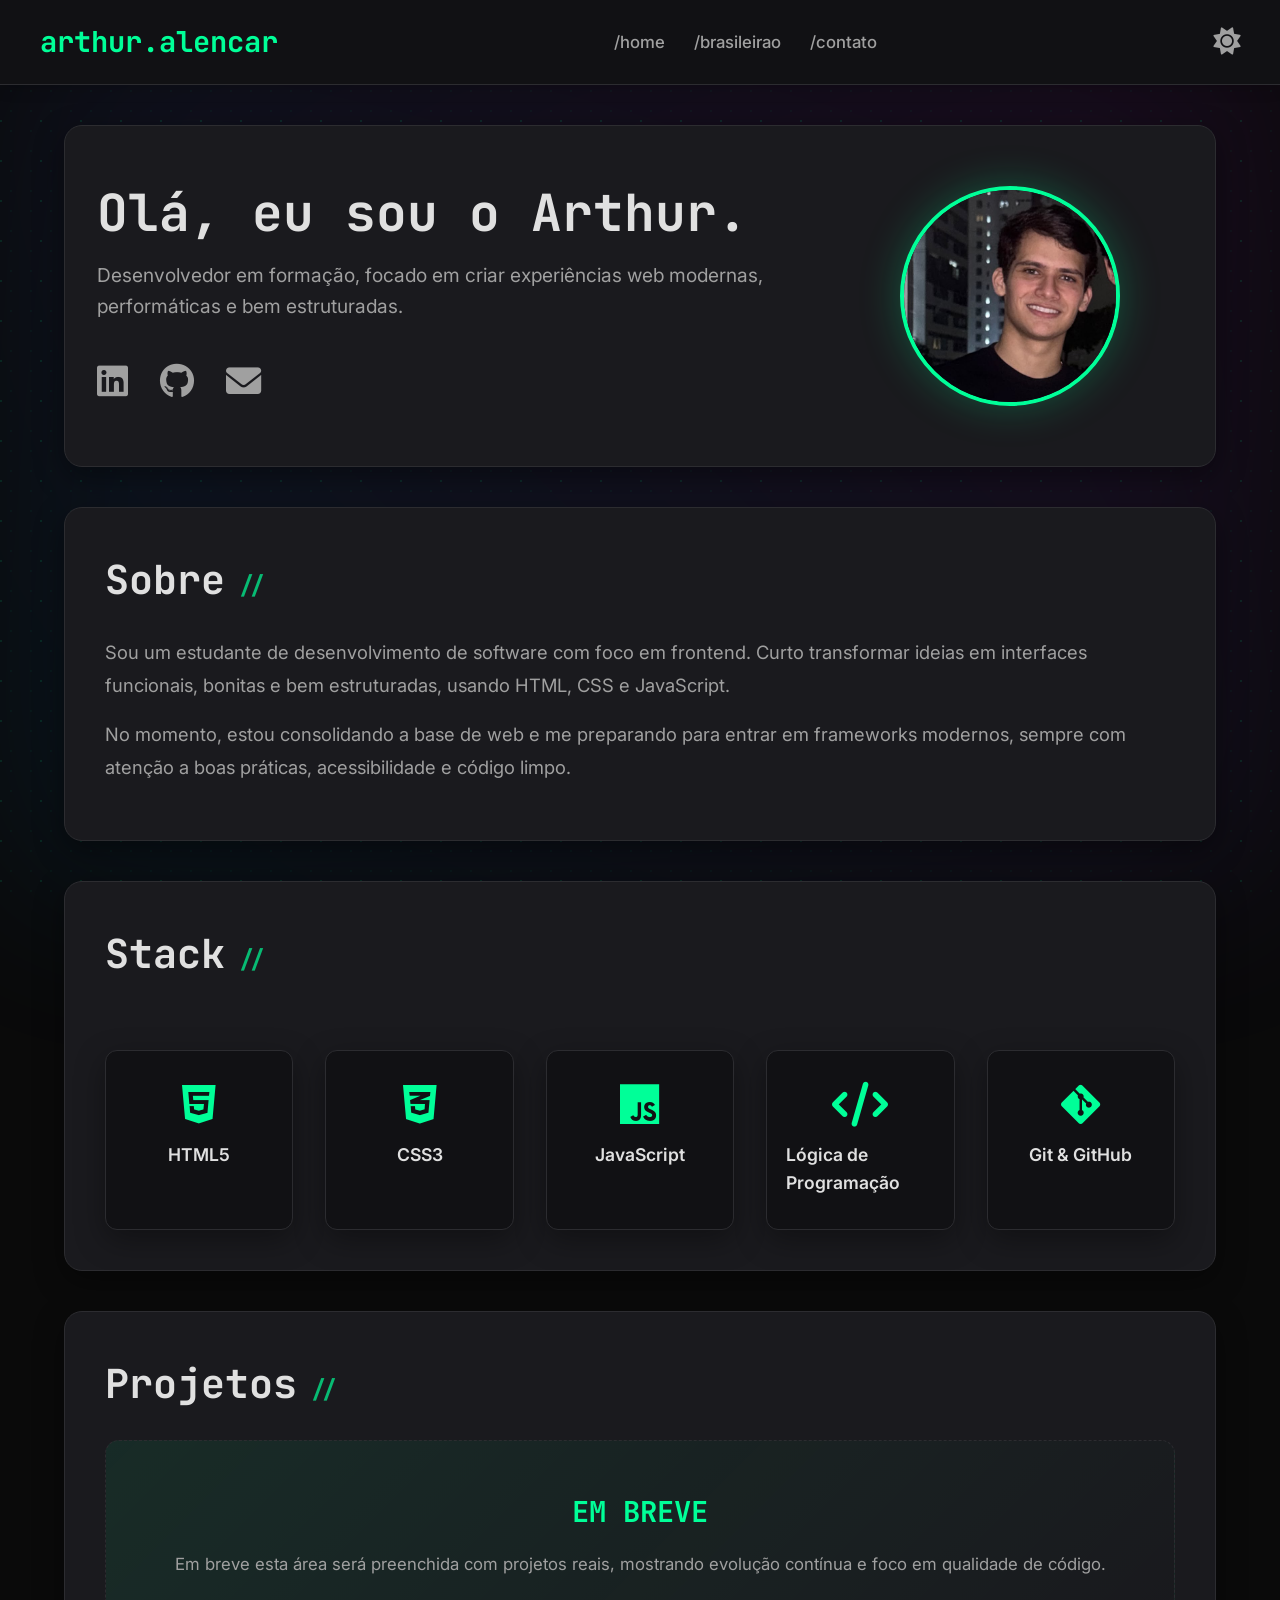
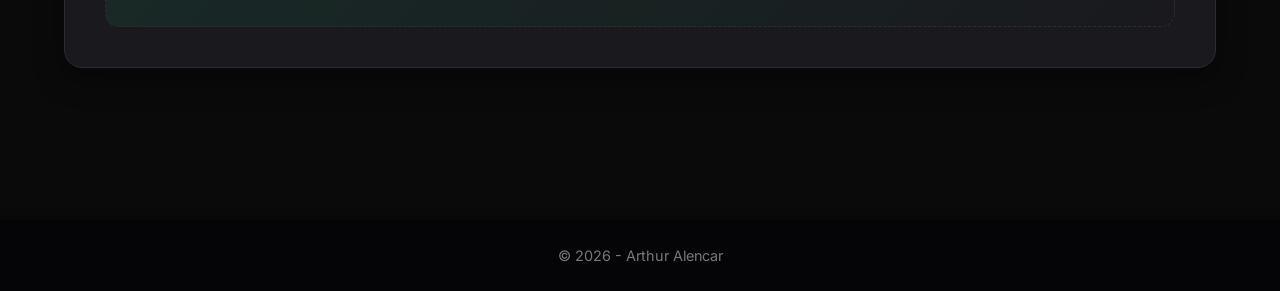
<file: index.html>
<!DOCTYPE html>
<html lang="pt-BR">
<head>
    <meta charset="UTF-8">
    <meta name="viewport" content="width=device-width, initial-scale=1.0">
    <title>Arthur Alencar - Portfólio</title>
    <link rel="stylesheet" href="style.css">
    <!-- Font Awesome -->
    <link rel="stylesheet" href="https://cdnjs.cloudflare.com/ajax/libs/font-awesome/6.0.0/css/all.min.css">
    <!-- Fonts -->
    <link href="https://fonts.googleapis.com/css2?family=Inter:wght@400;600&family=JetBrains+Mono:wght@700&display=swap" rel="stylesheet">
</head>
<body class="dark-mode">
    <div class="background-neon"></div>      <!-- efeito neon (opcional, mas fica bonito) -->
    <div class="background-effect"></div>    <!-- grid de pontos animado -->

    <header>
        <nav>
            <div class="logo">arthur.alencar</div>
            <ul>
                <li><a href="index.html">/home</a></li>
                <li><a href="brasileirao.html">/brasileirao</a></li>
                <li><a href="contato.html">/contato</a></li>
            </ul>
            <button id="theme-toggle" class="theme-toggle-btn">
                <i class="fas fa-sun"></i>
            </button>
        </nav>
    </header>

    <main class="container">
        <section id="hero">
            <div class="hero-content">
                <h1>Olá, eu sou o Arthur.</h1>
                <p>Desenvolvedor em formação, focado em criar experiências web modernas, performáticas e bem estruturadas.</p>
                <div class="social-links">
                    <a href="https://www.linkedin.com/in/arthur-alencar-harten-de-moraes-485a293b0/" target="_blank" class="social-icon"><i class="fab fa-linkedin"></i></a>
                    <a href="https://github.com/alencarzinho00" target="_blank" class="social-icon"><i class="fab fa-github"></i></a>
                    <a href="mailto:aahm@cesar.school" class="social-icon"><i class="fas fa-envelope"></i></a>
                </div>
            </div>
            <div class="hero-image">
                <!-- Troca por uma imagem real se quiser -->
                <img src="assets/img/profile.png" alt="Foto de Arthur">
            </div>
        </section>

        <section class="card about-section">
            <h2 class="section-title">Sobre</h2>
            <p>Sou um estudante de desenvolvimento de software com foco em frontend. Curto transformar ideias em interfaces funcionais, bonitas e bem estruturadas, usando HTML, CSS e JavaScript.</p>
            <p>No momento, estou consolidando a base de web e me preparando para entrar em frameworks modernos, sempre com atenção a boas práticas, acessibilidade e código limpo.</p>
        </section>

        <section class="card">
            <h2 class="section-title">Stack</h2>
            <div class="skills-grid">
                <div class="skill-item">
                    <i class="fab fa-html5"></i>
                    <span>HTML5</span>
                </div>
                <div class="skill-item">
                    <i class="fab fa-css3-alt"></i>
                    <span>CSS3</span>
                </div>
                <div class="skill-item">
                    <i class="fab fa-js"></i>
                    <span>JavaScript</span>
                </div>
                <div class="skill-item">
                    <i class="fas fa-code"></i>
                    <span>Lógica de Programação</span>
                </div>
                <div class="skill-item">
                    <i class="fab fa-git-alt"></i>
                    <span>Git & GitHub</span>
                </div>
            </div>
        </section>

        <section class="card">
            <h2 class="section-title">Projetos</h2>
            <div class="project-placeholder">
                <h3>EM BREVE</h3>
                <p>Em breve esta área será preenchida com projetos reais, mostrando evolução contínua e foco em qualidade de código.</p>
            </div>
        </section>
    </main>

    <footer>
        <p>&copy; 2026 - Arthur Alencar</p>
    </footer>

    <script src="script.js"></script>
</body>
</html>
</file>
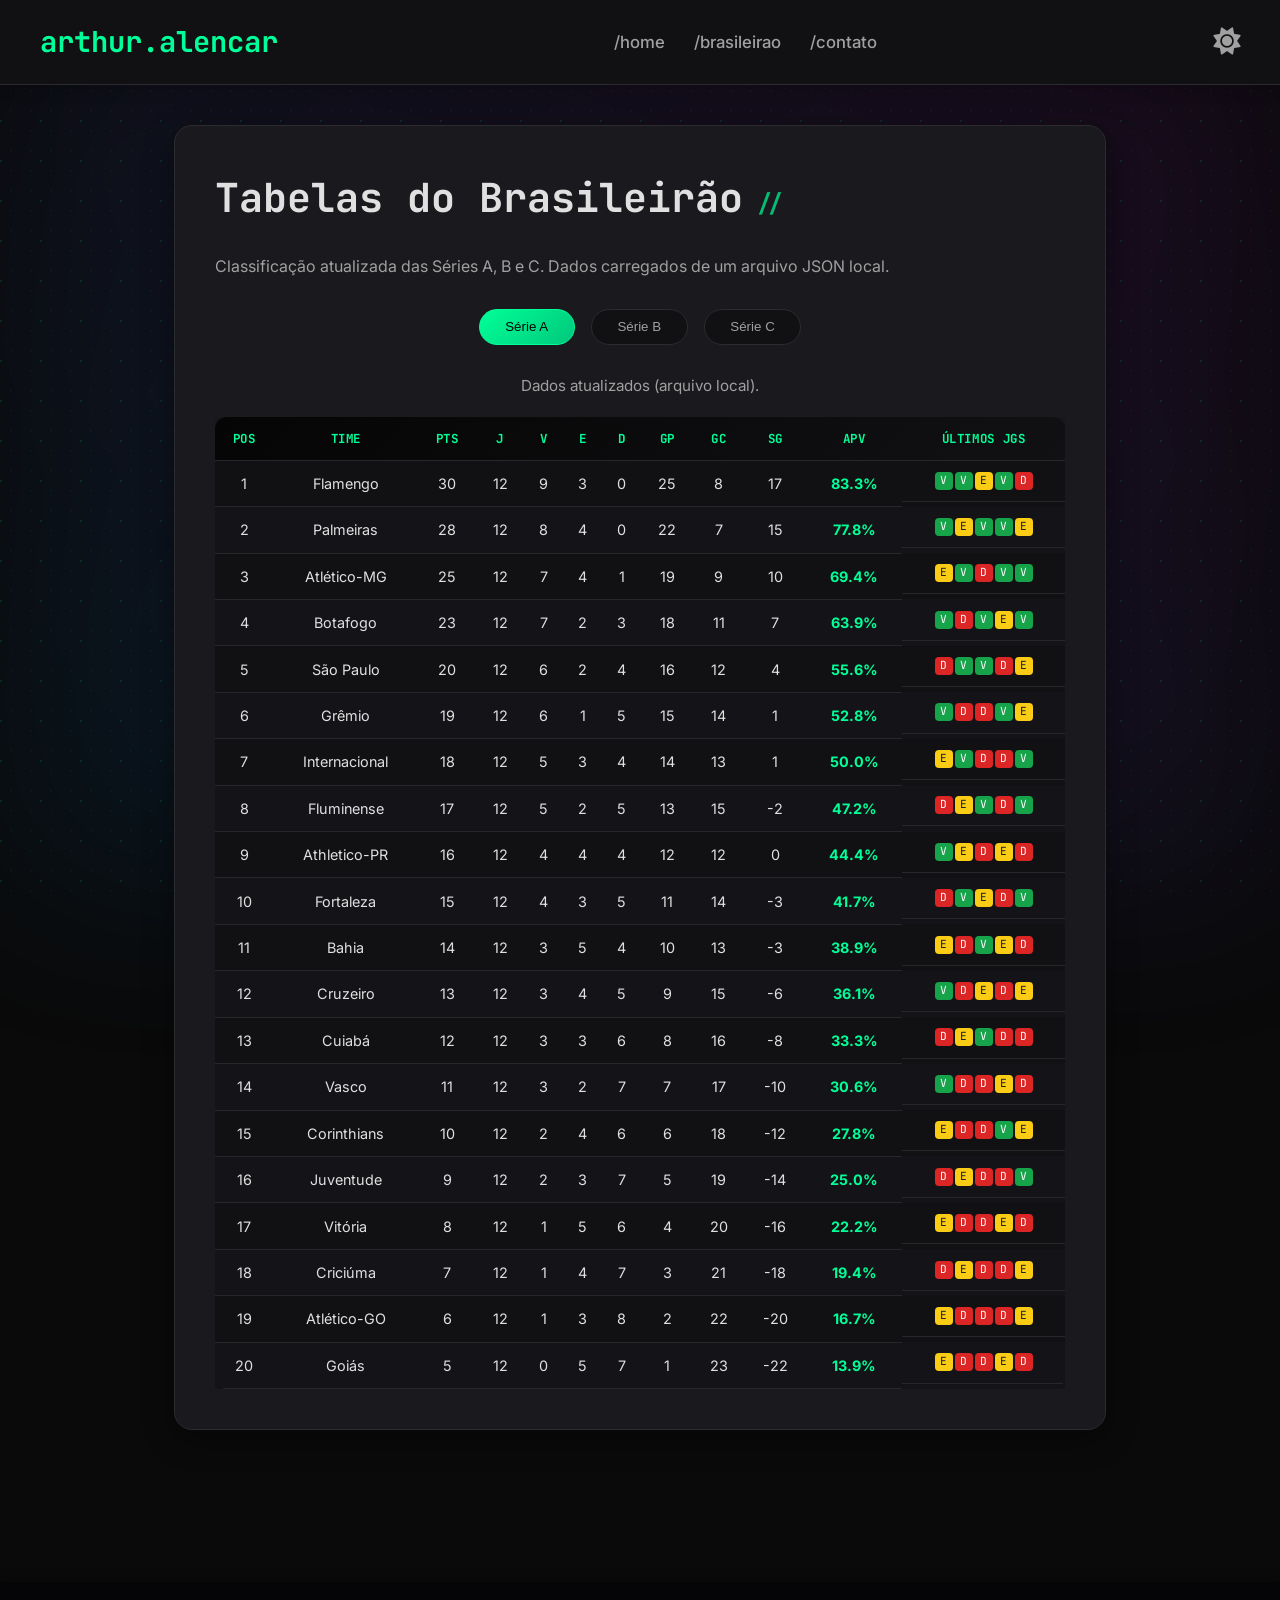
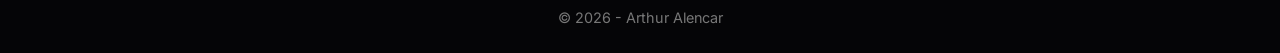
<file: brasileirao.html>
<!DOCTYPE html>
<html lang="pt-BR">
<head>
    <meta charset="UTF-8">
    <meta name="viewport" content="width=device-width, initial-scale=1.0">
    <title>Brasileirão - Arthur Alencar</title>
    <link rel="stylesheet" href="style.css">
    <!-- Font Awesome -->
    <link rel="stylesheet" href="https://cdnjs.cloudflare.com/ajax/libs/font-awesome/6.0.0/css/all.min.css">
    <!-- Fonts -->
    <link href="https://fonts.googleapis.com/css2?family=Inter:wght@400;600&family=JetBrains+Mono:wght@700&display=swap" rel="stylesheet">
</head>
<body class="dark-mode">
    <div class="background-neon"></div>      <!-- efeito neon (opcional, mas fica bonito) -->
    <div class="background-effect"></div>    <!-- grid de pontos animado -->

    <header>
        <nav>
            <div class="logo">arthur.alencar</div>
            <ul>
                <li><a href="index.html">/home</a></li>
                <li><a href="brasileirao.html">/brasileirao</a></li>
                <li><a href="contato.html">/contato</a></li>
            </ul>
            <button id="theme-toggle" class="theme-toggle-btn">
                <i class="fas fa-sun"></i>
            </button>
        </nav>
    </header>

    <main class="container">
        <section class="card brasileirao-section">
            <h2 class="section-title">Tabelas do Brasileirão</h2>
            <p class="section-subtitle">Classificação atualizada das Séries A, B e C. Dados carregados de um arquivo JSON local.</p>

            <div class="tabs">
                <button class="tab-button active" data-series="A">Série A</button>
                <button class="tab-button" data-series="B">Série B</button>
                <button class="tab-button" data-series="C">Série C</button>
            </div>

            <div id="table-loader" class="table-loader">Carregando dados...</div>

            <div id="tabela-serie-A" class="tabela-brasileirao active">
                <table>
                    <thead>
                        <tr>
                            <th>Pos</th>
                            <th>Time</th>
                            <th>Pts</th>
                            <th>J</th>
                            <th>V</th>
                            <th>E</th>
                            <th>D</th>
                            <th>GP</th>
                            <th>GC</th>
                            <th>SG</th>
                            <th>APV</th>
                            <th>Últimos Jgs</th>
                        </tr>
                    </thead>
                    <tbody>
                        <!-- Dados da Série A serão inseridos aqui pelo JavaScript -->
                    </tbody>
                </table>
            </div>

            <div id="tabela-serie-B" class="tabela-brasileirao">
                <table>
                    <thead>
                        <tr>
                            <th>Pos</th>
                            <th>Time</th>
                            <th>Pts</th>
                            <th>J</th>
                            <th>V</th>
                            <th>E</th>
                            <th>D</th>
                            <th>GP</th>
                            <th>GC</th>
                            <th>SG</th>
                            <th>APV</th>
                            <th>Últimos Jgs</th>
                        </tr>
                    </thead>
                    <tbody>
                        <!-- Dados da Série B serão inseridos aqui pelo JavaScript -->
                    </tbody>
                </table>
            </div>

            <div id="tabela-serie-C" class="tabela-brasileirao">
                <table>
                    <thead>
                        <tr>
                            <th>Pos</th>
                            <th>Time</th>
                            <th>Pts</th>
                            <th>J</th>
                            <th>V</th>
                            <th>E</th>
                            <th>D</th>
                            <th>GP</th>
                            <th>GC</th>
                            <th>SG</th>
                            <th>APV</th>
                            <th>Últimos Jgs</th>
                        </tr>
                    </thead>
                    <tbody>
                        <!-- Dados da Série C serão inseridos aqui pelo JavaScript -->
                    </tbody>
                </table>
            </div>
        </section>
    </main>

    <footer>
        <p>&copy; 2026 - Arthur Alencar</p>
    </footer>

    <script src="script.js"></script>
</body>
</html>
</file>
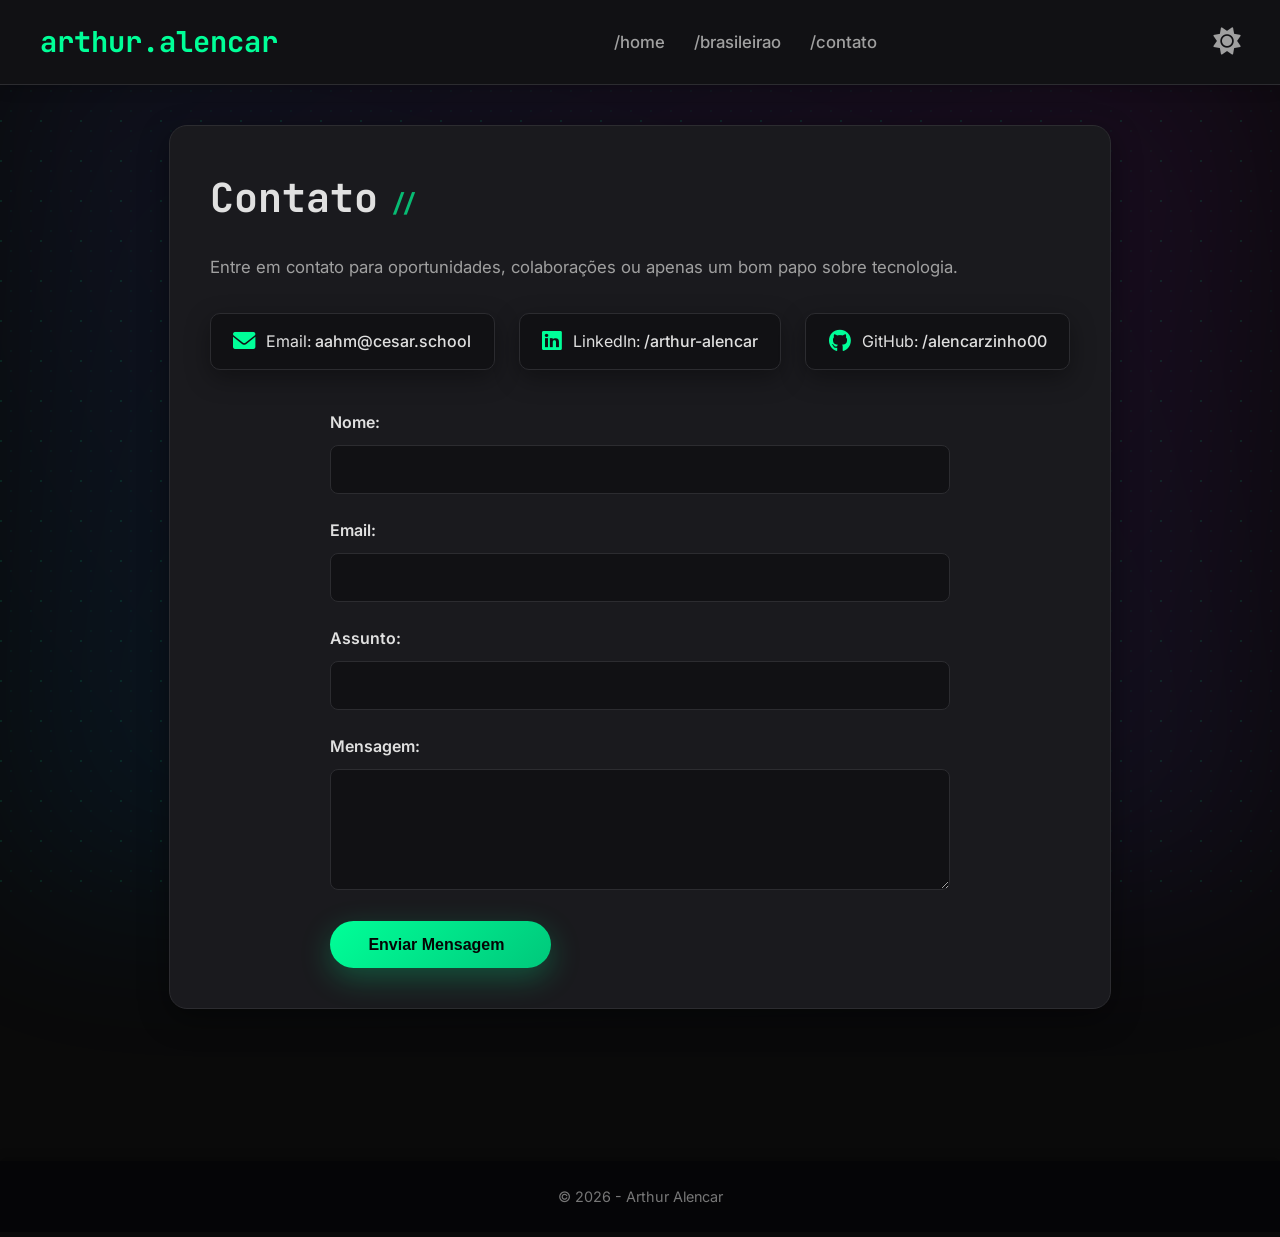
<file: contato.html>
<!DOCTYPE html>
<html lang="pt-BR">
<head>
    <meta charset="UTF-8">
    <meta name="viewport" content="width=device-width, initial-scale=1.0">
    <title>Contato - Arthur Alencar</title>
    <link rel="stylesheet" href="style.css">
    <!-- Font Awesome -->
    <link rel="stylesheet" href="https://cdnjs.cloudflare.com/ajax/libs/font-awesome/6.0.0/css/all.min.css">
    <!-- Fonts -->
    <link href="https://fonts.googleapis.com/css2?family=Inter:wght@400;600&family=JetBrains+Mono:wght@700&display=swap" rel="stylesheet">
</head>
<body class="dark-mode">
    <div class="background-neon"></div>
    <div class="background-effect"></div>

    <header>
        <nav>
            <div class="logo">arthur.alencar</div>
            <ul>
                <li><a href="index.html">/home</a></li>
                <li><a href="brasileirao.html">/brasileirao</a></li>
                <li><a href="contato.html">/contato</a></li>
            </ul>
            <button id="theme-toggle" class="theme-toggle-btn">
                <i class="fas fa-sun"></i>
            </button>
        </nav>
    </header>

    <main class="container">
        <section class="card contact-section">
            <h2 class="section-title">Contato</h2>
            <p class="section-subtitle">Entre em contato para oportunidades, colaborações ou apenas um bom papo sobre tecnologia.</p>

            <div class="contact-info">
                <div class="contact-item">
                    <i class="fas fa-envelope"></i>
                    <span>Email: <a href="mailto:aahm@cesar.school">aahm@cesar.school</a></span>
                </div>
                <div class="contact-item">
                    <i class="fab fa-linkedin"></i>
                    <span>LinkedIn: <a href="https://www.linkedin.com/in/arthur-alencar-harten-de-moraes-485a293b0/" target="_blank">/arthur-alencar</a></span>
                </div>
                <div class="contact-item">
                    <i class="fab fa-github"></i>
                    <span>GitHub: <a href="https://github.com/alencarzinho00" target="_blank">/alencarzinho00</a></span>
                </div>
            </div>

            <form action="https://formsubmit.co/aahm@cesar.school"
      method="POST"
      class="contact-form"
      id="contact-form">

    <!-- Campos ocultos -->
    <input type="hidden" name="_subject" value="Novo Contato do Portfólio - Arthur Alencar">
    <input type="hidden" name="_captcha" value="false">

    <div class="form-group">
        <label for="name">Nome:</label>
        <input type="text" id="name" name="name" required>
    </div>
    <div class="form-group">
        <label for="email">Email:</label>
        <input type="email" id="email" name="email" required>
    </div>
    <div class="form-group">
        <label for="subject">Assunto:</label>
        <input type="text" id="subject" name="subject" required>
    </div>
    <div class="form-group">
        <label for="message">Mensagem:</label>
        <textarea id="message" name="message" rows="5" required></textarea>
    </div>

    <button type="submit" class="btn-submit" id="submit-btn">
        <span id="btn-text">Enviar Mensagem</span>
        <span class="spinner" id="btn-loading"></span>
    </button>
</form>
        </section>
    </main>

    <footer>
        <p>&copy; 2026 - Arthur Alencar</p>
    </footer>

    <script src="script.js"></script>
</body>
</html>
</file>
<file: style.css>
/* Variáveis de Cores */
:root {
    /* Dark Mode */
    --bg-primary-dark: #0a0a0a;
    --bg-main-dark: #111114;
    --bg-card-dark: #1a1a1e;
    --text-primary-dark: #e0e0e0;
    --text-secondary-dark: #a0a0a0;
    --accent-color: #00ff98; /* Verde elétrico */
    --border-color-dark: #2c2c30;
    --shadow-dark: 0 10px 30px rgba(0, 0, 0, 0.4);

    /* Light Mode */
    --bg-primary-light: #f0f2f5;
    --bg-main-light: #ffffff;
    --bg-card-light: #fdfdfd;
    --text-primary-light: #333333;
    --text-secondary-light: #666666;
    --accent-color-light: #1d6f4c; /* Verde mais escuro para contraste */
    --border-color-light: #e0e0e0;
    --shadow-light: 0 8px 25px rgba(0, 0, 0, 0.1);
}

/* Reset Básico */
* {
    margin: 0;
    padding: 0;
    box-sizing: border-box;
}

html {
    scroll-behavior: smooth;
}

body {
    font-family: 'Inter', sans-serif;
    line-height: 1.6;
    transition: background-color 0.3s ease, color 0.3s ease;
    min-height: 100vh;
    display: flex;
    flex-direction: column;
}

/* Tema Dark */
body.dark-mode {
    background-color: var(--bg-primary-dark);
    color: var(--text-primary-dark);
}

/* Tema Light */
body.light-mode {
    background-color: var(--bg-primary-light);
    color: var(--text-primary-light);
}

/* ---------------- EFEITOS DE BACKGROUND ---------------- */

/* Efeito de Grid de Pontos Animado */
.background-effect {
    position: fixed;
    inset: 0; /* Equivalente a top:0; left:0; right:0; bottom:0; */
    z-index: -2; /* Abaixo de tudo */
    pointer-events: none; /* Não interfere com cliques */

    /* Grid de pontos */
    background-image:
        radial-gradient(circle at 1px 1px, rgba(0, 255, 152, 0.4) 1px, transparent 0), /* Pontos maiores */
        radial-gradient(circle at 1px 1px, rgba(0, 255, 152, 0.15) 1px, transparent 0); /* Pontos menores */
    background-size: 40px 40px, 20px 20px; /* Tamanho dos grids */
    background-position: 0 0, 10px 10px; /* Offset para os grids */

    animation:
        bg-move 35s linear infinite, /* Movimento contínuo */
        bg-pulse 4s ease-in-out infinite alternate; /* Pulsação de opacidade */
    opacity: 0.28; /* Opacidade inicial */
}

body.light-mode .background-effect {
    background-image:
        radial-gradient(circle at 1px 1px, rgba(29, 111, 76, 0.4) 1px, transparent 0),
        radial-gradient(circle at 1px 1px, rgba(29, 111, 76, 0.15) 1px, transparent 0);
    opacity: 0.35;
}

@keyframes bg-move {
    from { background-position: 0 0, 10px 10px; }
    to { background-position: 400px 400px, 410px 410px; } /* Move o grid */
}

@keyframes bg-pulse {
    0% { opacity: 0.28; }
    50% { opacity: 0.35; }
    100% { opacity: 0.28; }
}

/* Efeito de Gradiente Neon Animado (opcional, para um visual mais forte) */
.background-neon {
    position: fixed;
    inset: 0;
    z-index: -3; /* Abaixo do grid de pontos */
    pointer-events: none;
    background: linear-gradient(
        45deg,
        #00ff98, /* Verde */
        #00c87b, /* Verde mais escuro */
        #007bff, /* Azul */
        #8a2be2, /* Azul violeta */
        #ff00ff, /* Magenta */
        #ff007b, /* Rosa */
        #ff8c00  /* Laranja */
    );
    background-size: 400% 400%;
    animation: neon-flow 25s ease infinite alternate,
               neon-hue 15s linear infinite;
    filter: blur(100px) brightness(1.2); /* Efeito de desfoque e brilho */
    opacity: 0.08; /* Opacidade bem baixa para ser sutil */
}

body.light-mode .background-neon {
    opacity: 0.05; /* Ainda mais sutil no light mode */
    filter: blur(80px) brightness(1.1);
}

@keyframes neon-flow {
    0% { background-position: 0% 50%; }
    50% { background-position: 100% 50%; }
    100% { background-position: 0% 50%; }
}

@keyframes neon-hue {
    0% { filter: blur(100px) brightness(1.2) hue-rotate(0deg); }
    100% { filter: blur(100px) brightness(1.2) hue-rotate(360deg); }
}

/* ---------------- FIM DOS EFEITOS DE BACKGROUND ---------------- */


/* Container Principal */
.container {
    max-width: 1200px;
    margin: 0 auto;
    padding: 2.5rem 1.5rem 4rem;
    flex-grow: 1;
}

/* Header e Navegação */
header {
    background-color: var(--bg-main-dark);
    padding: 1.2rem 1.5rem;
    border-bottom: 1px solid var(--border-color-dark);
    box-shadow: 0 2px 15px rgba(0, 0, 0, 0.2);
    position: sticky;
    top: 0;
    z-index: 1000;
}

body.light-mode header {
    background-color: var(--bg-main-light);
    border-color: var(--border-color-light);
    box-shadow: 0 2px 10px rgba(0, 0, 0, 0.08);
}

nav {
    display: flex;
    justify-content: space-between;
    align-items: center;
    max-width: 1200px;
    margin: 0 auto;
}

.logo {
    font-family: 'JetBrains Mono', monospace;
    font-size: 1.8rem;
    font-weight: 700;
    color: var(--accent-color);
}

body.light-mode .logo {
    color: var(--accent-color-light);
}

nav ul {
    list-style: none;
    display: flex;
    gap: 1.8rem;
}

nav ul li a {
    text-decoration: none;
    color: var(--text-secondary-dark);
    font-weight: 500;
    font-size: 1.05rem;
    position: relative;
    transition: color 0.2s ease;
}

body.light-mode nav ul li a {
    color: var(--text-secondary-light);
}

nav ul li a::after {
    content: '';
    position: absolute;
    width: 0;
    height: 2px;
    background-color: var(--accent-color);
    left: 0;
    bottom: -5px;
    transition: width 0.2s ease-in-out;
}

body.light-mode nav ul li a::after {
    background-color: var(--accent-color-light);
}

nav ul li a:hover::after {
    width: 100%;
}

nav ul li a:hover {
    color: var(--text-primary-dark);
}

body.light-mode nav ul li a:hover {
    color: var(--text-primary-light);
}

/* Botão de Tema */
.theme-toggle-btn {
    background: none;
    border: none;
    font-size: 1.7rem;
    cursor: pointer;
    color: var(--text-secondary-dark);
    transition: color 0.2s ease, transform 0.2s ease;
}

body.light-mode .theme-toggle-btn {
    color: var(--text-secondary-light);
}

.theme-toggle-btn:hover {
    color: var(--accent-color);
    transform: scale(1.1);
}

body.light-mode .theme-toggle-btn:hover {
    color: var(--accent-color-light);
}

/* Seção Hero (Home) */
#hero {
    display: grid;
    grid-template-columns: 2fr 1fr;
    gap: 3rem;
    align-items: center;
    padding: 3.5rem 2rem;
    margin-bottom: 2.5rem;
    background-color: var(--bg-card-dark);
    border-radius: 18px;
    border: 1px solid var(--border-color-dark);
    box-shadow: var(--shadow-dark);
}

body.light-mode #hero {
    background-color: var(--bg-card-light);
    border-color: var(--border-color-light);
    box-shadow: var(--shadow-light);
}

.hero-content h1 {
    font-family: 'JetBrains Mono', monospace;
    font-size: 3.2rem;
    margin-bottom: 1rem;
    line-height: 1.2;
    color: var(--text-primary-dark);
}

body.light-mode .hero-content h1 {
    color: var(--text-primary-light);
}

.hero-content p {
    font-size: 1.2rem;
    margin-bottom: 2rem;
    color: var(--text-secondary-dark);
}

body.light-mode .hero-content p {
    color: var(--text-secondary-light);
}

.hero-image {
    display: flex;
    justify-content: center;
    align-items: center;
}

.hero-image img {
    width: 220px;
    height: 220px;
    border-radius: 50%;
    border: 4px solid var(--accent-color);
    object-fit: cover;
    box-shadow: 0 0 40px rgba(0, 255, 152, 0.25);
    transition: border-color 0.3s ease, box-shadow 0.3s ease;
}

body.light-mode .hero-image img {
    border: 4px solid var(--accent-color-light);
    box-shadow: 0 0 40px rgba(29, 111, 76, 0.15);
}

.social-links {
    display: flex;
    justify-content: flex-start;
    gap: 2rem;
    margin-top: 1.5rem;
}

.social-icon {
    font-size: 2.2rem;
    color: var(--text-secondary-dark);
    transition: color 0.3s cubic-bezier(.4,0,.2,1), transform 0.25s cubic-bezier(.4,0,.2,1);
}

body.light-mode .social-icon {
    color: var(--text-secondary-light);
}

.social-icon:hover {
    color: var(--accent-color);
    transform: translateY(-8px) scale(1.15) rotate(-10deg);
}

body.light-mode .social-icon:hover {
    color: var(--accent-color-light);
}

/* Cards e Seções Gerais */
.card {
    background-color: var(--bg-card-dark);
    border-radius: 18px;
    border: 1px solid var(--border-color-dark);
    box-shadow: var(--shadow-dark);
    padding: 2.5rem;
    margin-bottom: 2.5rem;
}

body.light-mode .card {
    background-color: var(--bg-card-light);
    border-color: var(--border-color-light);
    box-shadow: var(--shadow-light);
}

.section-title {
    font-family: 'JetBrains Mono', monospace;
    font-size: 2.5rem;
    color: var(--text-primary-dark);
    margin-bottom: 1.5rem;
    position: relative;
    display: inline-block;
}

body.light-mode .section-title {
    color: var(--text-primary-light);
}

.section-title::after {
    content: '//';
    color: var(--accent-color);
    font-size: 1.5rem;
    margin-left: 0.8rem;
    opacity: 0.7;
}

body.light-mode .section-title::after {
    color: var(--accent-color-light);
}

/* Seção Sobre e Habilidades */
.about-section p {
    font-size: 1.15rem;
    line-height: 1.8;
    color: var(--text-secondary-dark);
    margin-bottom: 1rem;
}

body.light-mode .about-section p {
    color: var(--text-secondary-light);
}

.skills-grid {
    display: grid;
    grid-template-columns: repeat(auto-fit, minmax(180px, 1fr));
    gap: 2rem;
    margin-top: 2.5rem;
}

.skill-item {
    background-color: var(--bg-main-dark);
    border-radius: 12px;
    padding: 2rem 1.2rem;
    display: flex;
    flex-direction: column;
    align-items: center;
    gap: 0.8rem;
    border: 1px solid var(--border-color-dark);
    box-shadow: 0 10px 30px rgba(0, 0, 0, 0.35);
    transition: transform 0.25s cubic-bezier(.4,0,.2,1), box-shadow 0.25s cubic-bezier(.4,0,.2,1), border-color 0.25s ease;
}

body.light-mode .skill-item {
    background-color: var(--bg-card-light);
    border: 1px solid var(--border-color-light);
    box-shadow: var(--shadow-light);
}

.skill-item i {
    font-size: 2.8rem;
    color: var(--accent-color);
}

body.light-mode .skill-item i {
    color: var(--accent-color-light);
}

.skill-item span {
    font-weight: 600;
    font-size: 1.1rem;
    color: var(--text-primary-dark);
}

body.light-mode .skill-item span {
    color: var(--text-primary-light);
}

.skill-item:hover {
    transform: translateY(-6px) scale(1.03);
    box-shadow: 0 14px 40px rgba(0, 255, 152, 0.22);
    border-color: var(--accent-color);
}

body.light-mode .skill-item:hover {
    box-shadow: 0 14px 40px rgba(29, 111, 76, 0.18);
    border-color: var(--accent-color-light);
}

/* Projetos */
.project-placeholder {
    border-radius: 14px;
    border: 1px dashed var(--border-color-dark);
    padding: 3rem 1.5rem;
    text-align: center;
    background: linear-gradient(135deg, rgba(0, 255, 152, 0.08), transparent);
}

body.light-mode .project-placeholder {
    border-color: var(--border-color-light);
    background: linear-gradient(135deg, rgba(29, 111, 76, 0.05), transparent);
}

.project-placeholder h3 {
    font-family: 'JetBrains Mono', monospace;
    font-size: 1.8rem;
    color: var(--accent-color);
    margin-bottom: 1rem;
}

body.light-mode .project-placeholder h3 {
    color: var(--accent-color-light);
}

.project-placeholder p {
    color: var(--text-secondary-dark);
    font-size: 1.05rem;
}

body.light-mode .project-placeholder p {
    color: var(--text-secondary-light);
}

/* Contato */
.contact-section .section-subtitle {
    color: var(--text-secondary-dark);
    font-size: 1.05rem;
    margin-bottom: 2rem;
}

body.light-mode .contact-section .section-subtitle {
    color: var(--text-secondary-light);
}

.contact-info {
    display: flex;
    flex-wrap: wrap;
    justify-content: center;
    gap: 1.5rem;
    margin-bottom: 2.5rem;
}

.contact-item {
    display: flex;
    align-items: center;
    gap: 0.7rem;
    background-color: var(--bg-main-dark);
    border-radius: 10px;
    padding: 0.9rem 1.4rem;
    border: 1px solid var(--border-color-dark);
    box-shadow: 0 8px 24px rgba(0, 0, 0, 0.35);
    transition: transform 0.2s ease, box-shadow 0.25s ease, border-color 0.25s ease;
}

body.light-mode .contact-item {
    background-color: var(--bg-card-light);
    border: 1px solid var(--border-color-light);
    box-shadow: var(--shadow-light);
}

.contact-item i {
    color: var(--accent-color);
    font-size: 1.4rem;
}

body.light-mode .contact-item i {
    color: var(--accent-color-light);
}

.contact-item span {
    color: var(--text-primary-dark);
}

body.light-mode .contact-item span {
    color: var(--text-primary-light);
}

.contact-item span a {
    color: inherit;
    text-decoration: none;
    font-weight: 500;
}

.contact-item:hover {
    transform: translateY(-4px);
    border-color: var(--accent-color);
    box-shadow: 0 12px 36px rgba(0, 255, 152, 0.25);
}

body.light-mode .contact-item:hover {
    border-color: var(--accent-color-light);
    box-shadow: 0 12px 36px rgba(29, 111, 76, 0.2);
}

.contact-form {
    max-width: 620px;
    margin: 0 auto;
    text-align: left;
}

.form-group {
    margin-bottom: 1.5rem;
}

.form-group label {
    display: block;
    margin-bottom: 0.6rem;
    font-weight: 600;
    color: var(--text-primary-dark);
}

body.light-mode .form-group label {
    color: var(--text-primary-light);
}

.form-group input,
.form-group textarea {
    width: 100%;
    padding: 0.9rem;
    border-radius: 8px;
    border: 1px solid var(--border-color-dark);
    background-color: var(--bg-main-dark);
    color: var(--text-primary-dark);
    font-size: 1rem;
    transition: border-color 0.2s ease, box-shadow 0.2s ease;
}

body.light-mode .form-group input,
body.light-mode .form-group textarea {
    border-color: var(--border-color-light);
    background-color: var(--bg-card-light);
    color: var(--text-primary-light);
}

.form-group input:focus,
.form-group textarea:focus {
    outline: none;
    border-color: var(--accent-color);
    box-shadow: 0 0 0 3px rgba(0, 255, 152, 0.3);
}

body.light-mode .form-group input:focus,
body.light-mode .form-group textarea:focus {
    border-color: var(--accent-color-light);
    box-shadow: 0 0 0 3px rgba(29, 111, 76, 0.18);
}

/* Botão enviar */
.btn-submit {
    background: linear-gradient(135deg, var(--accent-color), #00c87b);
    color: #050505;
    border: none;
    border-radius: 999px;
    padding: 0.9rem 2.4rem;
    font-size: 1rem;
    font-weight: 600;
    cursor: pointer;
    display: inline-flex;
    align-items: center;
    gap: 0.5rem;
    box-shadow: 0 10px 30px rgba(0, 255, 152, 0.25);
    transition: transform 0.2s ease, box-shadow 0.2s ease, filter 0.2s ease;
}

.btn-submit:hover {
    transform: translateY(-2px);
    box-shadow: 0 14px 40px rgba(0, 255, 152, 0.32);
    filter: brightness(1.05);
}

body.light-mode .btn-submit {
    background: linear-gradient(135deg, var(--accent-color-light), #249161);
    color: #ffffff;
}

/* ---------------- BRASILEIRÃO ---------------- */
.brasileirao-section p {
    color: var(--text-secondary-dark);
}

body.light-mode .brasileirao-section p {
    color: var(--text-secondary-light);
}

.tabs {
    display: flex;
    justify-content: center;
    gap: 1rem;
    margin: 1.8rem 0;
    flex-wrap: wrap;
}

.tab-button {
    border-radius: 999px;
    border: 1px solid var(--border-color-dark);
    background-color: var(--bg-main-dark);
    padding: 0.6rem 1.6rem;
    color: var(--text-secondary-dark);
    font-weight: 500;
    cursor: pointer;
    transition: background-color 0.2s ease, color 0.2s ease, border-color 0.2s ease, transform 0.15s ease;
}

body.light-mode .tab-button {
    background-color: var(--bg-card-light);
    color: var(--text-secondary-light);
    border-color: var(--border-color-light);
}

.tab-button:hover {
    transform: translateY(-2px);
    border-color: var(--accent-color);
    color: var(--accent-color);
}

body.light-mode .tab-button:hover {
    border-color: var(--accent-color-light);
    color: var(--accent-color-light);
}

.tab-button.active {
    background: linear-gradient(135deg, var(--accent-color), #00c87b);
    color: #050505;
    border-color: var(--accent-color);
}

body.light-mode .tab-button.active {
    background: linear-gradient(135deg, var(--accent-color-light), #249161);
    color: #ffffff;
    border-color: var(--accent-color-light);
}

.tabela-brasileirao {
    display: none;
    margin-top: 1.2rem;
    overflow-x: auto;
}

.tabela-brasileirao.active {
    display: block;
}

.tabela-brasileirao table {
    width: 100%;
    border-collapse: collapse;
    border-radius: 12px;
    overflow: hidden;
    background-color: #111114;
    box-shadow: 0 12px 40px rgba(0, 0, 0, 0.5);
    min-width: 850px;
}

body.light-mode .tabela-brasileirao table {
    background-color: var(--bg-card-light);
    box-shadow: var(--shadow-light);
}

.tabela-brasileirao thead {
    background: linear-gradient(135deg, #050505, #111114);
}

body.light-mode .tabela-brasileirao thead {
    background: linear-gradient(135deg, #1f2933, #111827);
}

.tabela-brasileirao th,
.tabela-brasileirao td {
    padding: 0.7rem 0.6rem;
    text-align: center;
    font-size: 0.9rem;
    border-bottom: 1px solid #26262b;
    vertical-align: middle;
}

body.light-mode .tabela-brasileirao th,
body.light-mode .tabela-brasileirao td {
    border-bottom: 1px solid var(--border-color-light);
}

.tabela-brasileirao th {
    font-family: 'JetBrains Mono', monospace;
    color: var(--accent-color);
    font-size: 0.78rem;
    letter-spacing: 0.05em;
    text-transform: uppercase;
}

body.light-mode .tabela-brasileirao th {
    color: var(--accent-color-light);
}

.tabela-brasileirao tbody tr:nth-child(even) {
    background-color: #141418;
}

body.light-mode .tabela-brasileirao tbody tr:nth-child(even) {
    background-color: #f1f3f5;
}

.tabela-brasileirao tbody tr:hover {
    background-color: rgba(0, 255, 152, 0.08);
}

body.light-mode .tabela-brasileirao tbody tr:hover {
    background-color: rgba(29, 111, 76, 0.06);
}

.team-name {
    font-weight: 600;
    font-size: 0.95rem;
    color: var(--text-primary-dark);
}

body.light-mode .team-name {
    color: var(--text-primary-light);
}

/* Aproveitamento */
.apv-cell {
    font-weight: 700;
    color: var(--accent-color);
}

body.light-mode .apv-cell {
    color: var(--accent-color-light);
}

/* Últimos jogos */
.last-games-cell {
    display: flex;
    justify-content: center;
    gap: 2px;
}

.badge-result {
    display: inline-flex;
    align-items: center;
    justify-content: center;
    width: 18px;
    height: 18px;
    border-radius: 4px;
    font-size: 0.7rem;
    font-family: 'JetBrains Mono', monospace;
    color: #fff;
}

.badge-win {
    background-color: #16a34a; /* Verde */
}

.badge-draw {
    background-color: #facc15; /* Amarelo */
    color: #111827; /* Texto escuro para contraste */
}

.badge-lose {
    background-color: #dc2626; /* Vermelho */
}

/* Loader */
.table-loader {
    margin-top: 1rem;
    text-align: center;
    color: var(--text-secondary-dark);
    font-size: 0.95rem;
}

body.light-mode .table-loader {
    color: var(--text-secondary-light);
}

/* Footer */
footer {
    margin-top: 3rem;
    padding: 1.5rem 0;
    text-align: center;
    background-color: #050507;
    color: #777;
    font-size: 0.9rem;
    box-shadow: 0 -2px 10px rgba(0, 0, 0, 0.3);
}

/* Responsivo */
@media (max-width: 900px) {
    nav {
        flex-direction: column;
        gap: 1rem;
    }

    #hero {
        grid-template-columns: 1fr;
        padding: 2.5rem 1.6rem;
    }

    .hero-content {
        text-align: center;
    }

    .hero-content h1 {
        font-size: 2.5rem;
    }

    .hero-content p {
        font-size: 1.1rem;
    }

    .social-links {
        justify-content: center;
    }

    .container {
        padding: 2rem 1.2rem 3rem;
    }
}

@media (max-width: 600px) {
    nav ul {
        gap: 1.2rem;
    }

    .logo {
        font-size: 1.6rem;
    }

    .theme-toggle-btn {
        font-size: 1.5rem;
    }

    .hero-image img {
        width: 170px;
        height: 170px;
    }

    .section-title {
        font-size: 1.8rem;
    }

    .section-title::after {
        font-size: 1.1rem;
    }

    .skills-grid {
        grid-template-columns: repeat(auto-fit, minmax(120px, 1fr));
        gap: 1.2rem;
    }

    .skill-item {
        padding: 1.2rem 0.8rem;
    }

    .skill-item i {
        font-size: 2rem;
    }

    .skill-item span {
        font-size: 0.85rem;
    }

    .contact-item {
        flex-direction: column;
        text-align: center;
        padding: 0.8rem;
        gap: 0.4rem;
    }

    .contact-item i {
        font-size: 1.2rem;
    }

    .contact-item span {
        font-size: 0.9rem;
    }

    .form-group label {
        font-size: 0.85rem;
    }

    .form-group input,
    .form-group textarea {
        padding: 0.7rem;
        font-size: 0.9rem;
    }

    .btn-submit {
        padding: 0.8rem 1.8rem;
        font-size: 0.9rem;
    }

    .tabs {
        flex-direction: column;
        gap: 0.8rem;
    }

    .tab-button {
        padding: 0.5rem 1rem;
        font-size: 0.9rem;
    }

    .tabela-brasileirao table {
        min-width: 600px; /* Ajuste o min-width conforme necessário para caber em telas menores */
    }

    .tabela-brasileirao th,
    .tabela-brasileirao td {
        font-size: 0.75rem;
        padding: 0.4rem 0.2rem;
    }

    .team-cell {
        gap: 0.5rem;
        padding-left: 0.3rem;
    }

    .team-logo, .team-logo-fallback {
        width: 24px;
        height: 24px;
    }

    .team-logo-fallback {
        font-size: 0.7rem;
    }

    .team-name {
        font-size: 0.8rem;
    }

    .last-games-cell {
        gap: 1px;
    }

    .badge-result {
        width: 16px;
        height: 16px;
        font-size: 0.65rem;
    }

    .table-loader {
        font-size: 0.9rem;
        padding: 1rem;
    }
}

/* Esconder colunas em telas menores para a tabela do Brasileirão */
@media (max-width: 1000px) {
    .tabela-brasileirao th:nth-child(9), /* GC */
    .tabela-brasileirao td:nth-child(9) {
        display: none;
    }
}

@media (max-width: 800px) {
    .tabela-brasileirao th:nth-child(10), /* SG */
    .tabela-brasileirao td:nth-child(10) {
        display: none;
    }
}

@media (max-width: 700px) {
    .tabela-brasileirao th:nth-child(11), /* APV */
    .tabela-brasileirao td:nth-child(11) {
        display: none;
    }
}
</file>
